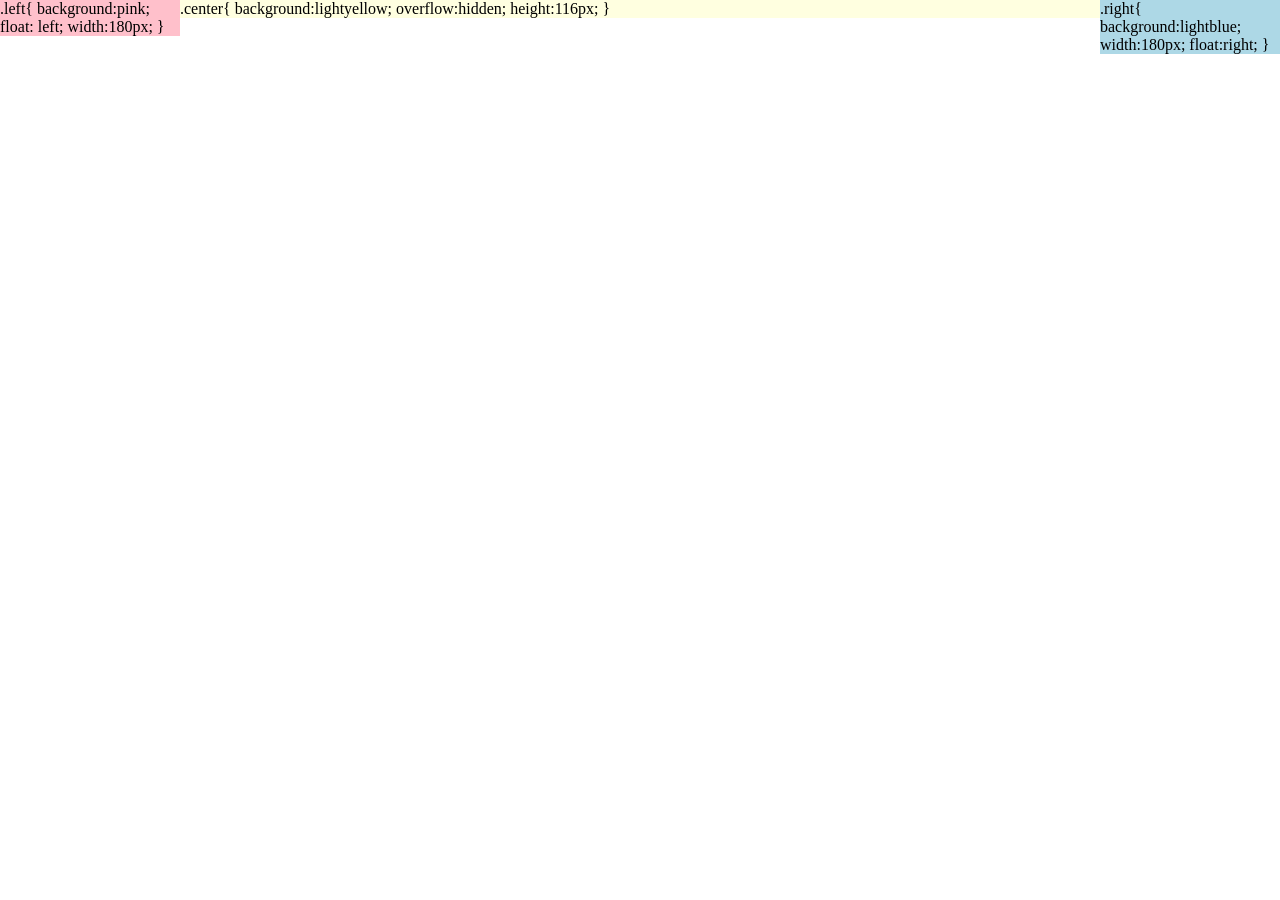
<file: bfc.html>
<!DOCTYPE html>
<html lang="en">
<head>
    <meta charset="UTF-8">
    <link rel="stylesheet" href="./css/bfc.css">
    <title>Title</title>
    <style type="text/css">
        html,body {
            height: 100%;
            width: 100%;
            margin: 0;
            padding: 0;
        }
        .left {
            background: pink;
            float: left;
            width: 180px;
        }
        .center {
            background: lightyellow;
            overflow: hidden;
        }
        .right {
            background: lightblue;
            width: 180px;
            float: right;
        }
    </style>
</head>
<body>
    <div class="container">
        <div class="left">

              .left{
                background:pink;
                float: left;
                width:180px;
              }

        </div>
        <div class="right">

              .right{
                background:lightblue;
                width:180px;
                float:right;
              }

        </div>
        <div class="center">

              .center{
                background:lightyellow;
                overflow:hidden;
                height:116px;
              }

        </div>
    </div>
</body>
</html>
<!--
根元素
float属性不为none
position为absolute或fixed
display为inline-block, table-cell, table-caption, flex, inline-flex
overflow不为visible

1\内部的Box会在垂直方向，一个接一个地放置。
2\Box垂直方向的距离由margin决定。属于同一个BFC的两个相
邻Box的margin会发生重叠
2\每个元素的margin box的左边， 与包含块border box的左
边相接触(对于从左往右的格式化，否则相反)。即使存在浮动也
是如此。
3\BFC的区域不会与float box重叠。
4\BFC就是页面上的一个隔离的独立容器，容器里面的子元素不
会影响到外面的元素。反之也如此。
5\计算BFC的高度时，浮动元素也参与计算

-->
</file>
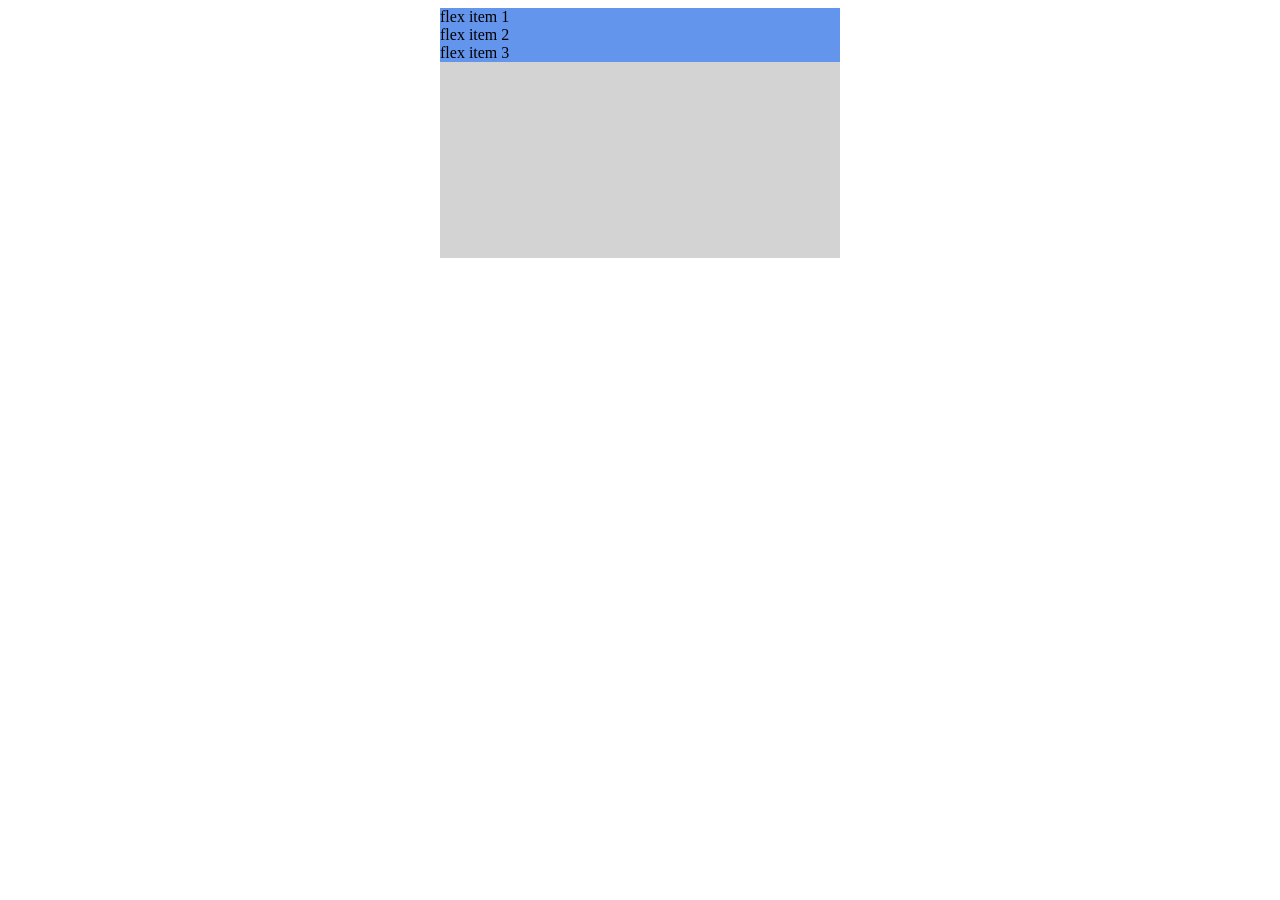
<file: flex-page.html>
<!DOCTYPE html>
<html lang="en">
<head>
    <meta charset="UTF-8">
    <title>Flex-page</title>
    <link rel="stylesheet" href="./css/flex.css">
</head>
<body>
<div class="flex-container">
    <div class="flex-item">flex item 1</div>
    <div class="flex-item">flex item 2</div>
    <div class="flex-item">flex item 3</div>
</div>
</body>
</html>
</file>
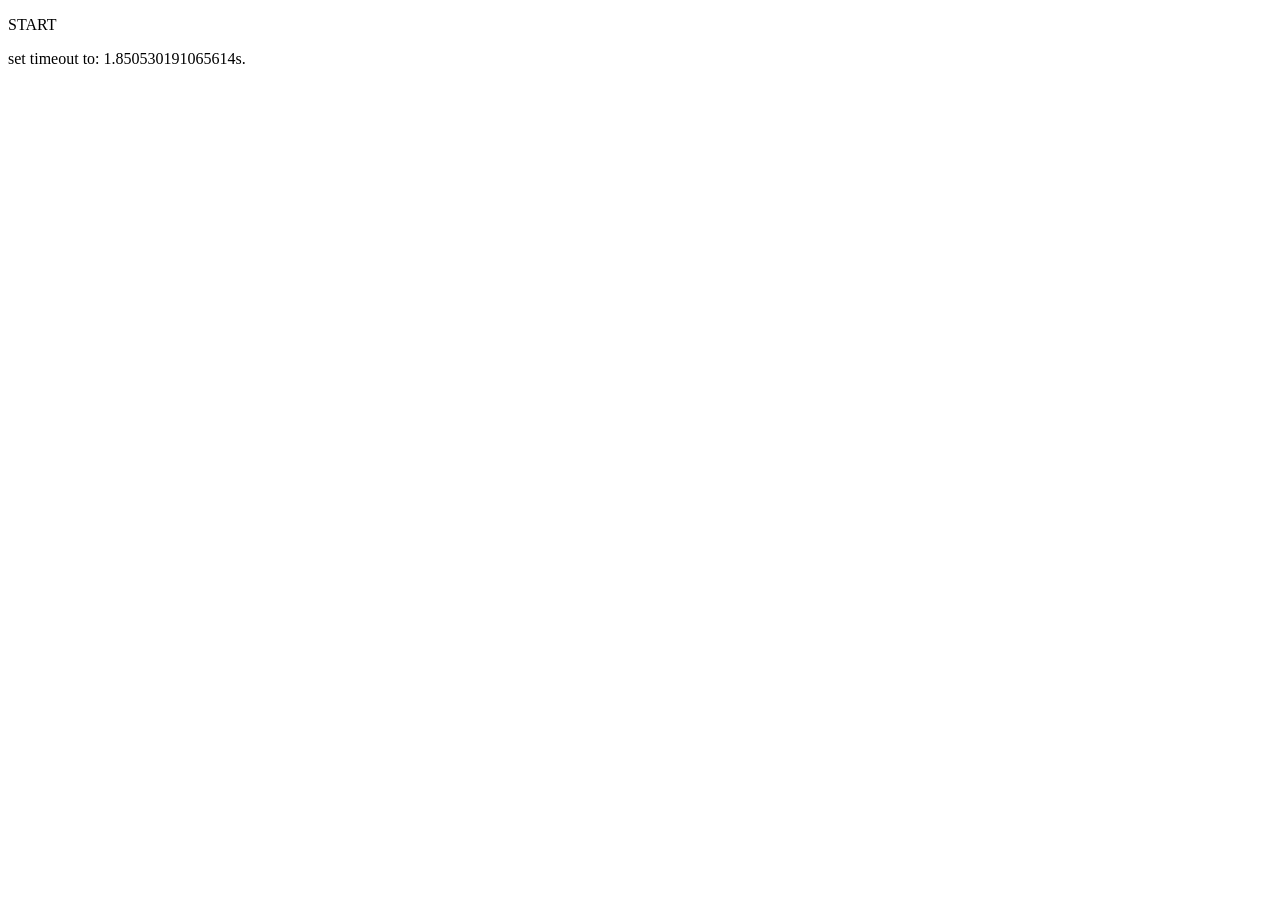
<file: promise-test.html>
<!DOCTYPE html>
<html lang="en">
<head>
    <meta charset="UTF-8">
    <title>Title</title>
</head>
<body>
<div id="test-promise-log"></div>
<script>
    var logging = document.getElementById('test-promise-log');
    while (logging.children.length > 1) {
        logging.removeChild(logging.children[logging.children.length - 1 ]);
    }

    function log(s) {
        var p = document.createElement('p');
        p.innerHTML = s;
        logging.appendChild(p);
    }

    new Promise(function (resolve, reject) {
        log('START');
        var timeout = Math.random() * 2;
        log('set timeout to: ' + timeout + 's.');
        setTimeout(function () {
            if (timeout < 1) {
                log('resolve()...');
                resolve('200 ok');
            } else {
                log('reject()...');
                reject('timeout in ' + timeout + 's.');
            }
        }, timeout * 1000);
    }).then(function (r) {
        log('done: ' + r);
    }).catch(function (r) {
        log('failed: ' + r);
    });
</script>
</body>
</html>
</file>
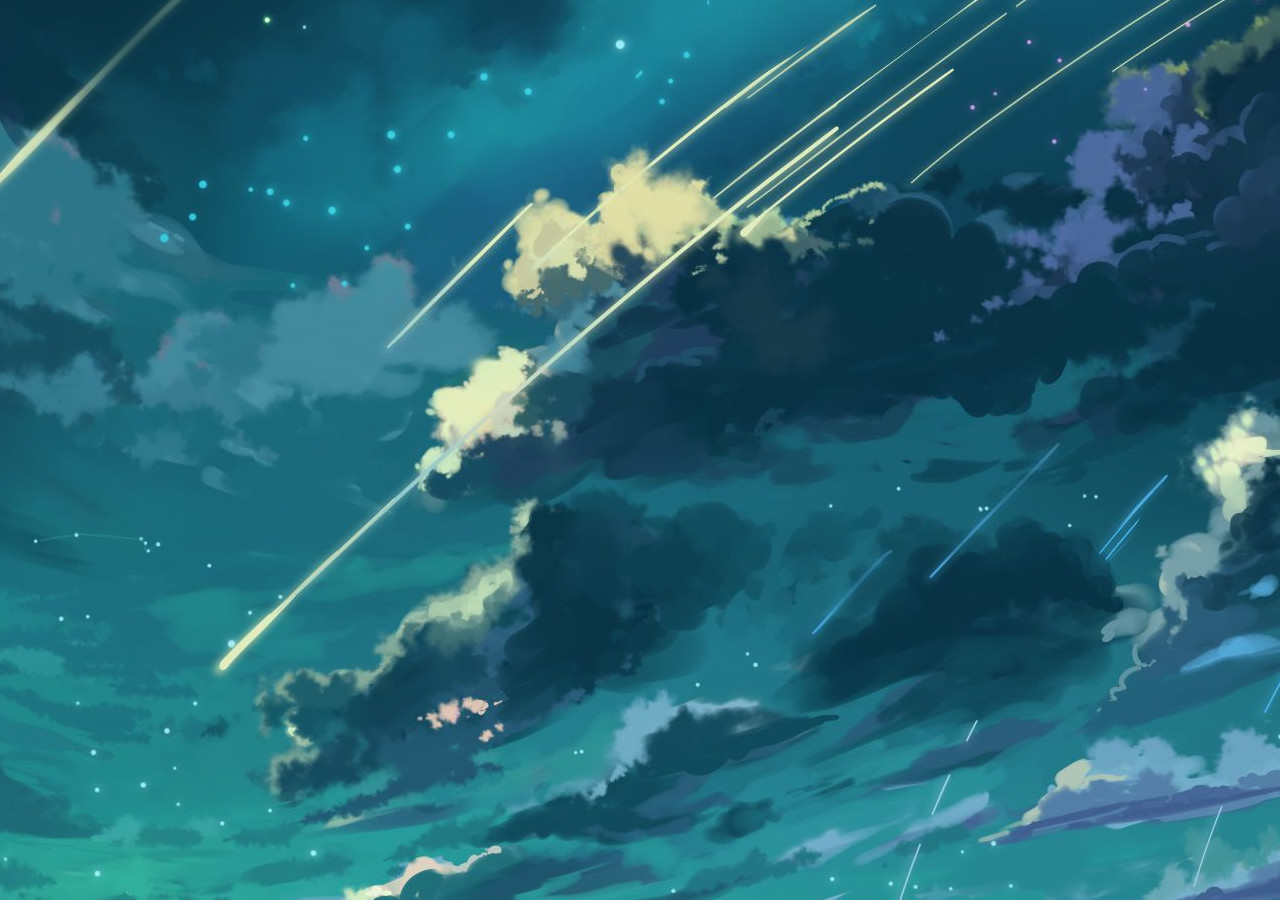
<file: test.html>
<!DOCTYPE html>
<html lang="en">
<head>
    <meta charset="UTF-8">
    <title>Title</title>
    <link rel="stylesheet" href="./css/test.css">
</head>
<body>
    <h1 id="test-response-text"></h1>
</body>
<script src="js/test.js" type="text/javascript"></script>
</html>
</file>
<file: css/bfc.css>
/*
#green {
    margin:10px 10px 10px 10px
}
#blue {
    margin:10px 10px 10px 10px
}
#red {
    margin:10px 10px 10px 10px
}
body {
    writing-mode:tb-rl;
}
*/
</file>
<file: css/flex.css>
.flex-container {
/*    display: -webkit-flex;
    display: flex;
    -webkit-justify-content: space-around;
    justify-content: space-around;*/
    width: 400px;
    height: 250px;
    background-color: lightgrey;
    margin: 0 auto;
}

.flex-item {
    background-color: cornflowerblue;
/*    width: 100px;
    height: 100px;
    margin: 10px;*/
}
</file>
<file: css/test.css>
* {
    margin: 0;
    padding: 0;
    text-decoration: none;
}

body {
    background-image: URL(../image/background.jpg);
    background-position: center;
    background-repeat: no-repeat;
    background-attachment: fixed;
}

.bg {
    width: 100%;
    height: 100%;
    left: 0;
    top: 0;
    position: absolute;
    overflow: hidden;
    background: black;
/*    opacity: 0.6;*/
    display: block;
    z-index: 10;
}

#container {
    position: relative;
    width: 640px;
    height: 480px;
    overflow: hidden;
    margin-left: auto;
    margin-right: auto;
    margin-top: 5%;
}

#img_list {
    position: absolute;
    z-index: 1;
    width: 3200px;
    height: 480px;
    transition: 1s;
}

#img_list img {
    float: left;
    width: 640px;
    height: 480px;
}

#buttons {
    position: absolute;
    left: 250px;
    bottom: 10px;
    z-index: 2;
    height: 10px;
    width: 100px;
}

#buttons span {
    float: left;
    margin-right: 5px;
    width: 10px;
    height: 10px;
    border: 1px solid #fff;
    border-radius: 50%;
    background: #333;
    cursor: pointer;
}

.arrow {
    position: absolute;
    top: 210px;
    z-index: 2;
    display: none;
    width: 40px;
    height: 40px;
    font-size: 35px;
    font-weight: bold;
    line-height: 35px;
    text-align: center;
    border-radius: 2px;
    color: #fff;
    background-color: #000000;
    opacity: 0.3;
    cursor: pointer;
}

.arrow:hover {
    background-color: #333333;
    opacity: 0.6;
}

#container:hover .arrow {
    display: block;
}

#prev {
    left: 20px;
}

#next {
    right: 20px;
}

h1 {
    width: 200px;
    color: #ffffff;
    text-align: center;
    margin-top: 10px;
    margin-left: auto;
    margin-right: auto;
}
</file>
